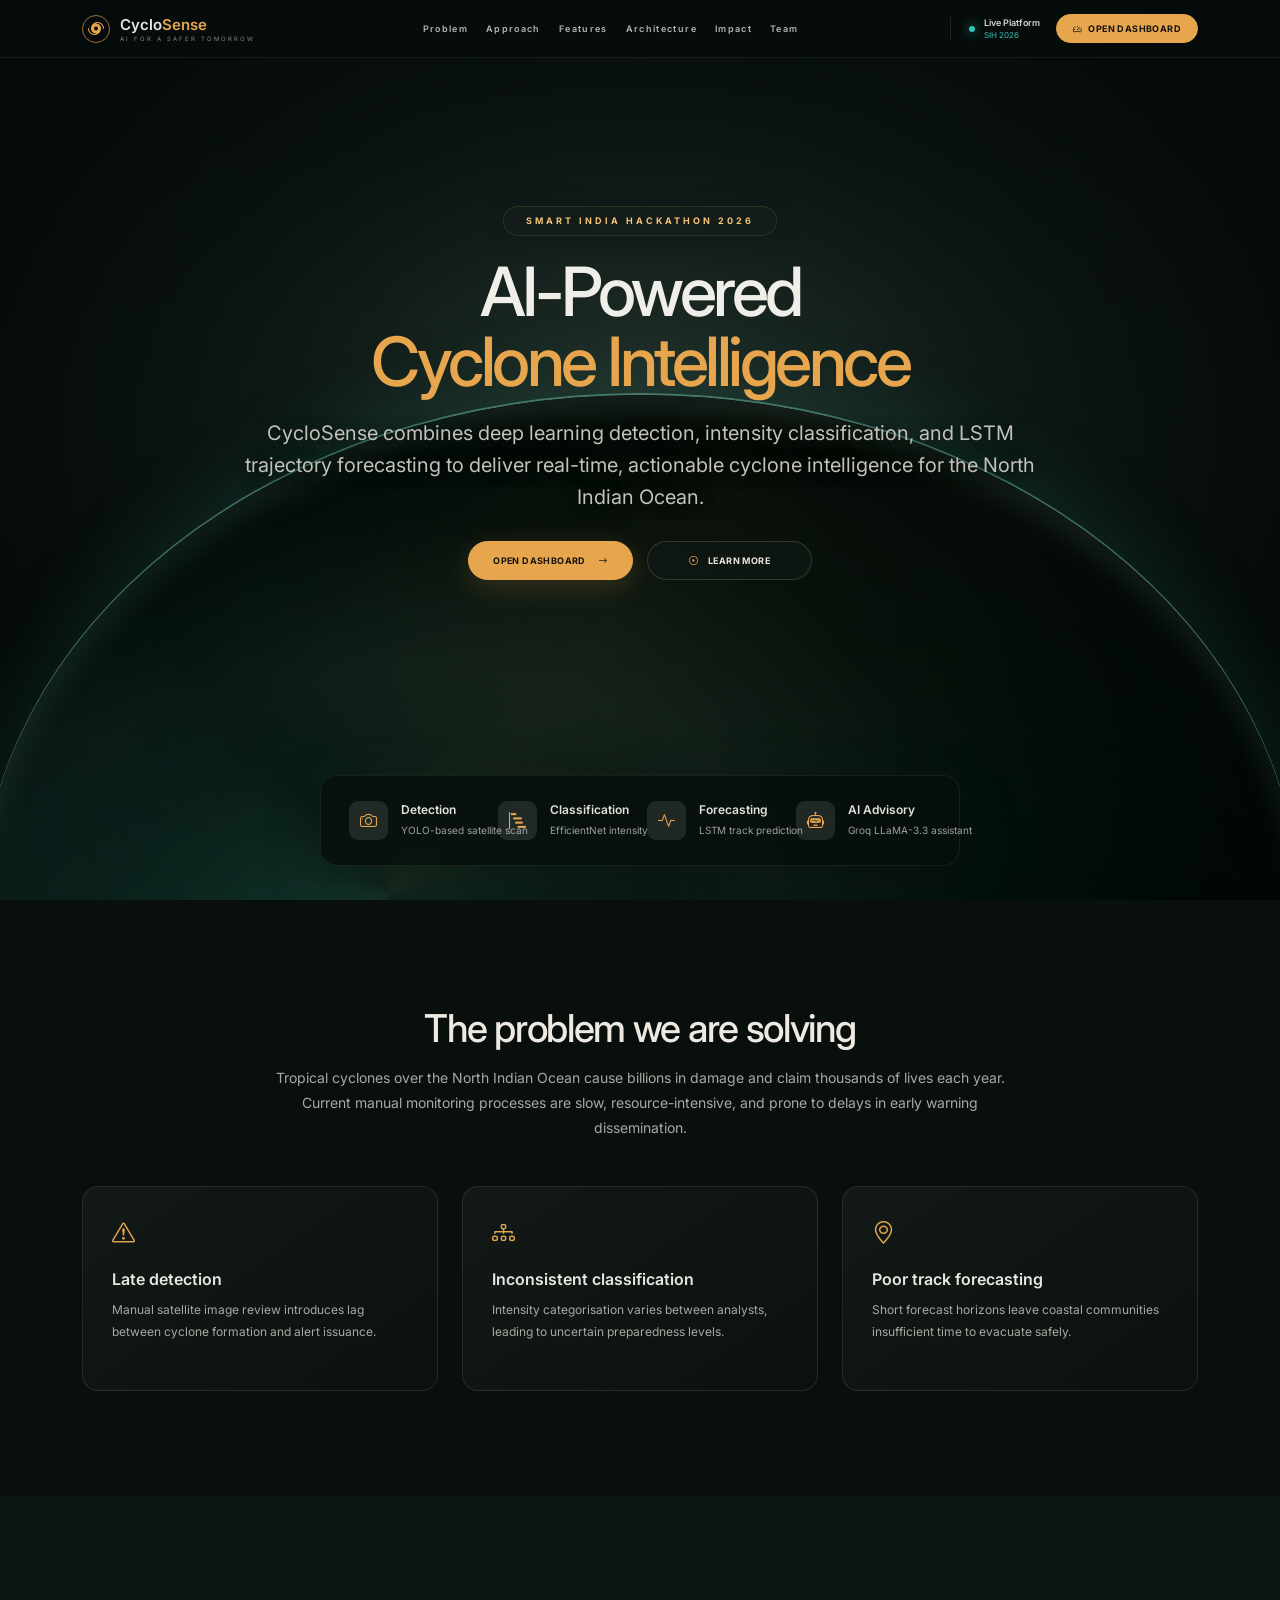
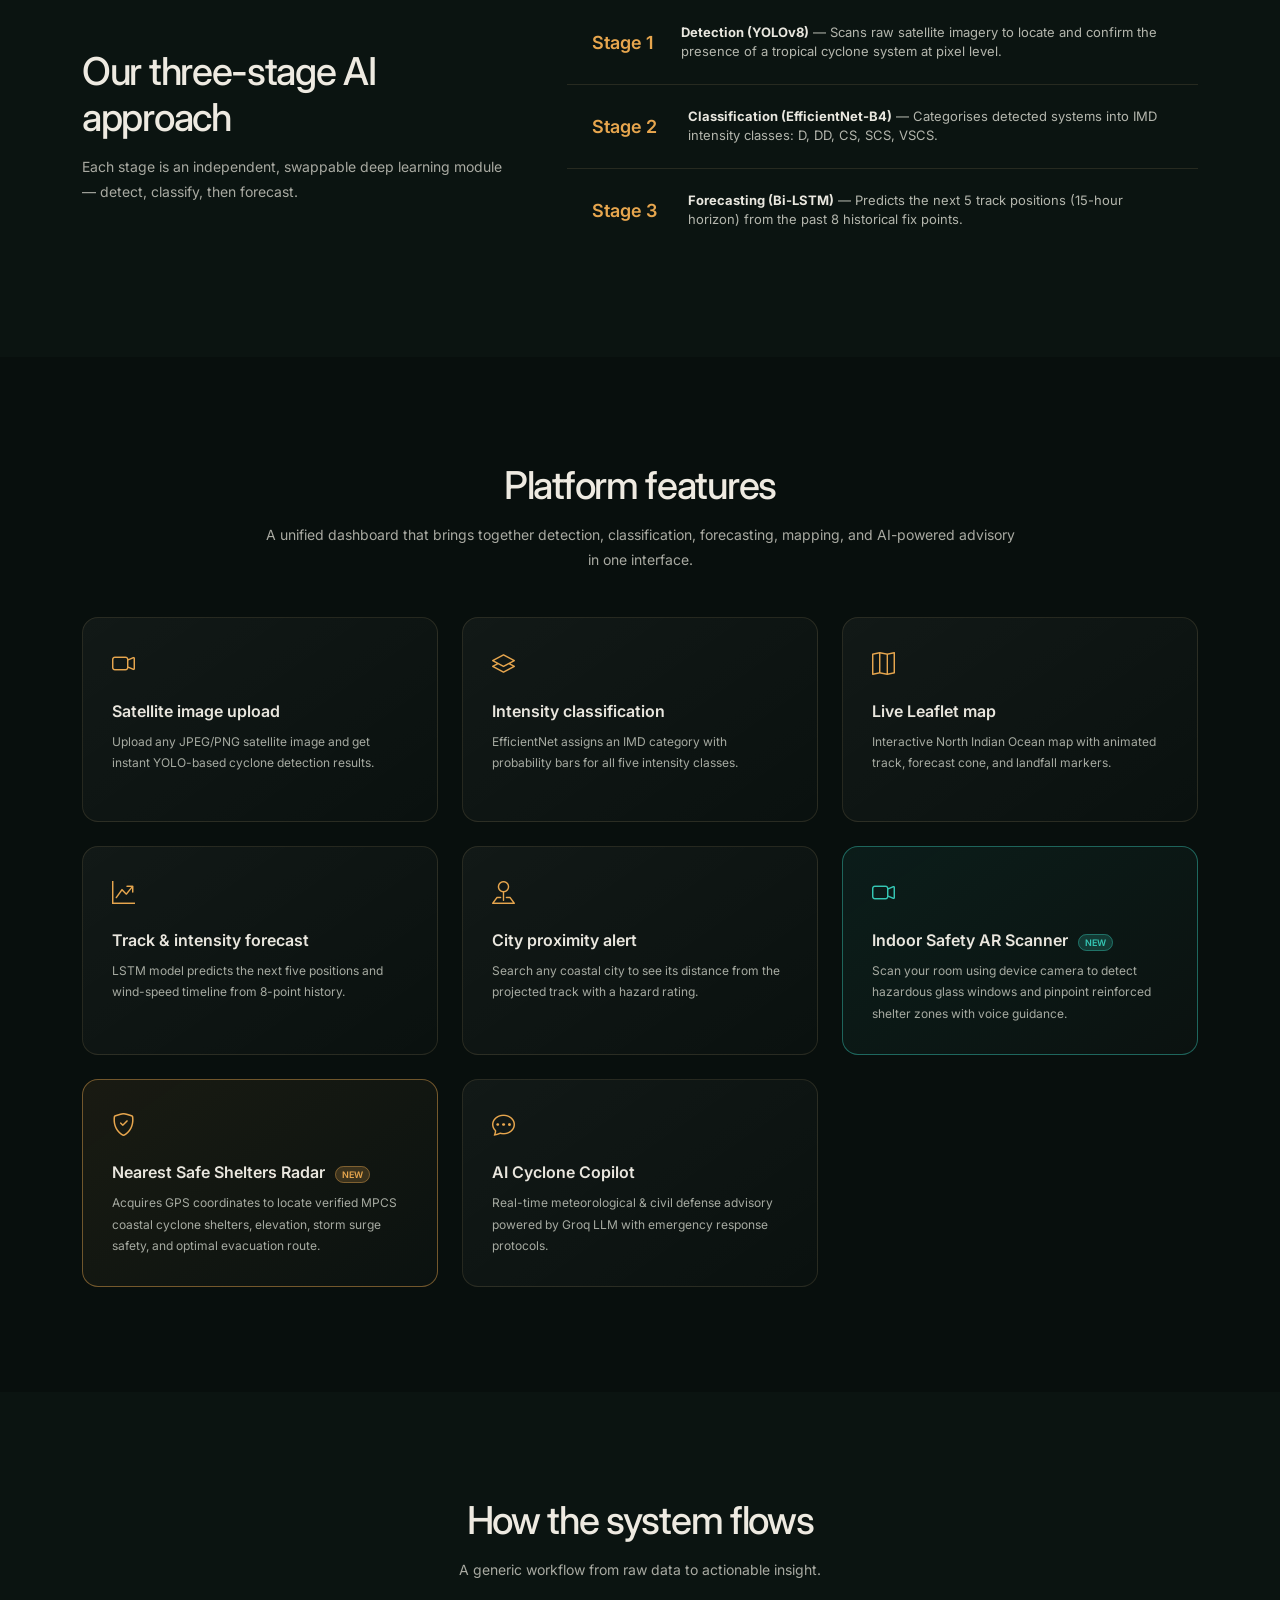
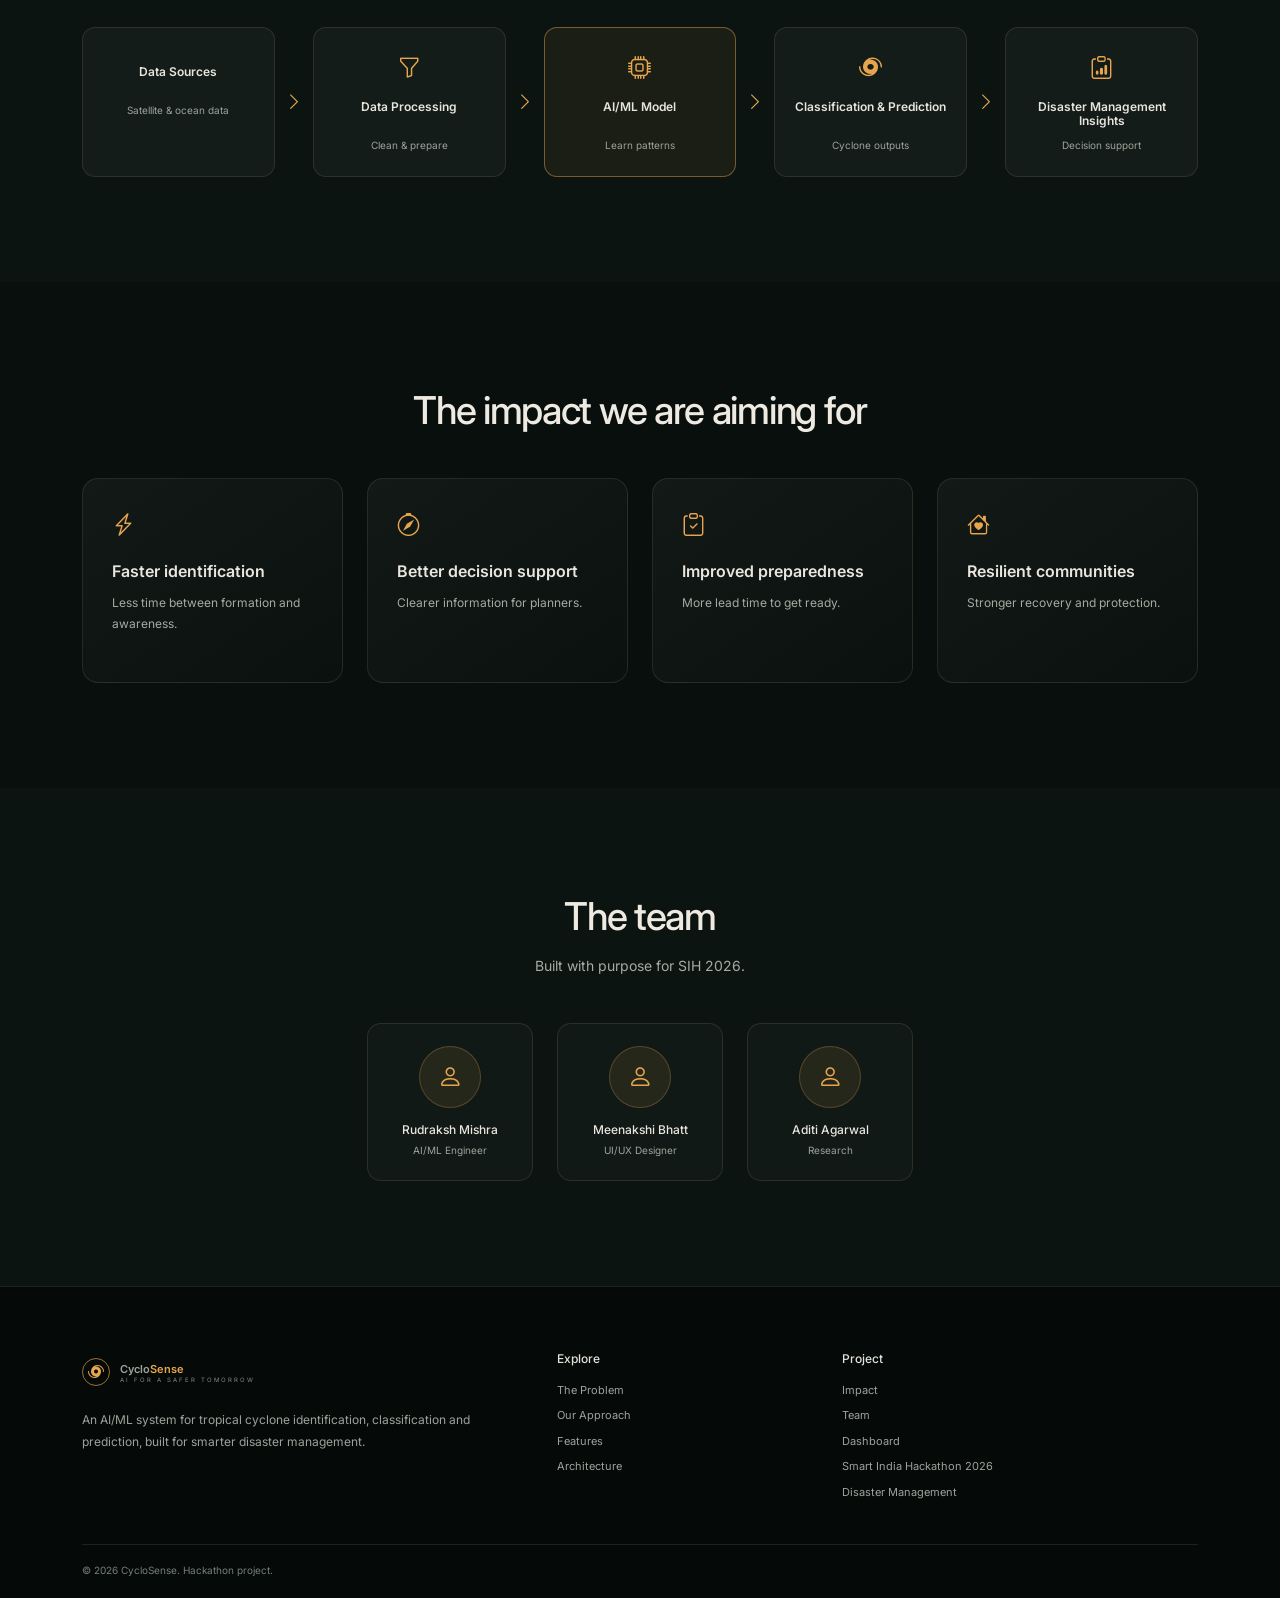
<file: frontend/pages/landing.html>
<!DOCTYPE html>
<html lang="en">
<head>
<meta charset="UTF-8">
<meta name="viewport" content="width=device-width, initial-scale=1">
<title>CycloSense — AI for a Safer Tomorrow</title>
<meta name="description" content="CycloSense: an AI/ML system for tropical cyclone identification, classification and prediction. Smart India Hackathon 2026.">

<!-- Bootstrap CSS -->
<link href="https://cdn.jsdelivr.net/npm/bootstrap@5.3.3/dist/css/bootstrap.min.css" rel="stylesheet">
<!-- Bootstrap Icons -->
<link href="https://cdn.jsdelivr.net/npm/bootstrap-icons@1.11.3/font/bootstrap-icons.min.css" rel="stylesheet">
<!-- Google Fonts: Inter -->
<link rel="preconnect" href="https://fonts.googleapis.com">
<link rel="preconnect" href="https://fonts.gstatic.com" crossorigin>
<link href="https://fonts.googleapis.com/css2?family=Inter:wght@300;400;500;600;700&family=JetBrains+Mono:wght@400;500;600&display=swap" rel="stylesheet">
<!-- Landing page styles -->
<link rel="stylesheet" href="../css/landing.css">
</head>
<body>

<!-- ══════════════════════════════════════════════
     NAVBAR
══════════════════════════════════════════════ -->
<nav class="navbar navbar-expand-lg fixed-top cs-nav" id="nav">
  <div class="container-xl">
    <a class="navbar-brand cs-brand" href="#home">
      <i class="bi bi-hurricane"></i>
      <span>Cyclo<b>Sense</b></span>
    </a>
    <button class="navbar-toggler" type="button" data-bs-toggle="collapse" data-bs-target="#menu" aria-label="Toggle menu">
      <i class="bi bi-list"></i>
    </button>
    <div class="collapse navbar-collapse" id="menu">
      <ul class="navbar-nav mx-auto">
        <li class="nav-item"><a class="nav-link" href="#problem">Problem</a></li>
        <li class="nav-item"><a class="nav-link" href="#approach">Approach</a></li>
        <li class="nav-item"><a class="nav-link" href="#features">Features</a></li>
        <li class="nav-item"><a class="nav-link" href="#architecture">Architecture</a></li>
        <li class="nav-item"><a class="nav-link" href="#impact">Impact</a></li>
        <li class="nav-item"><a class="nav-link" href="#team">Team</a></li>
      </ul>
      <div class="nav-tag d-none d-lg-flex">
        <div class="dot"></div>
        <div>
          <strong>Live Platform</strong>
          <small>SIH 2026</small>
        </div>
      </div>
      <a href="index.html" class="nav-dash-link ms-3">
        <i class="bi bi-speedometer2"></i> Open Dashboard
      </a>
    </div>
  </div>
</nav>

<!-- ══════════════════════════════════════════════
     HERO
══════════════════════════════════════════════ -->
<header class="hero" id="home">
  <div class="hero-visual" aria-hidden="true">
    <div class="earth-dome">
      <!-- CSS-only cyclone visual (no heavy base64 image) -->
      <div class="cyclone-placeholder"></div>
      <div class="earth-atmosphere"></div>
      <div class="earth-grid"></div>
      <div class="earth-shade"></div>
    </div>
  </div>

  <div class="container-xl h-100">
    <div class="hero-inner">
      <span class="eyebrow">Smart India Hackathon 2026</span>
      <h1 class="hero-title">
        AI-Powered<br><span>Cyclone Intelligence</span>
      </h1>
      <p class="hero-sub">
        CycloSense combines deep learning detection, intensity classification, and LSTM trajectory
        forecasting to deliver real-time, actionable cyclone intelligence for the North Indian Ocean.
      </p>
      <div class="hero-cta">
        <a href="index.html" class="btn btn-gold">
          Open Dashboard <i class="bi bi-arrow-right"></i>
        </a>
        <a href="#problem" class="btn btn-glass">
          <i class="bi bi-play-circle"></i> Learn More
        </a>
      </div>
    </div>
  </div>

  <!-- Stats strip -->
  <div class="strip-wrap">
    <div class="strip">
      <div class="strip-item">
        <i class="bi bi-camera"></i>
        <div><h6>Detection</h6><p>YOLO-based satellite scan</p></div>
      </div>
      <div class="strip-item">
        <i class="bi bi-bar-chart-steps"></i>
        <div><h6>Classification</h6><p>EfficientNet intensity</p></div>
      </div>
      <div class="strip-item">
        <i class="bi bi-activity"></i>
        <div><h6>Forecasting</h6><p>LSTM track prediction</p></div>
      </div>
      <div class="strip-item">
        <i class="bi bi-robot"></i>
        <div><h6>AI Advisory</h6><p>Groq LLaMA-3.3 assistant</p></div>
      </div>
    </div>
  </div>
</header>

<main>

<!-- ══════════════════════════════════════════════
     PROBLEM
══════════════════════════════════════════════ -->
<section class="sec" id="problem">
  <div class="container-xl">
    <div class="sec-head fade-in">
      <h2>The problem we are solving</h2>
      <p>Tropical cyclones over the North Indian Ocean cause billions in damage and claim thousands of lives each year. Current manual monitoring processes are slow, resource-intensive, and prone to delays in early warning dissemination.</p>
    </div>
    <div class="row g-4">
      <div class="col-md-4 fade-in">
        <div class="card-g">
          <i class="bi bi-exclamation-triangle"></i>
          <h5>Late detection</h5>
          <p>Manual satellite image review introduces lag between cyclone formation and alert issuance.</p>
        </div>
      </div>
      <div class="col-md-4 fade-in">
        <div class="card-g">
          <i class="bi bi-diagram-3"></i>
          <h5>Inconsistent classification</h5>
          <p>Intensity categorisation varies between analysts, leading to uncertain preparedness levels.</p>
        </div>
      </div>
      <div class="col-md-4 fade-in">
        <div class="card-g">
          <i class="bi bi-geo-alt"></i>
          <h5>Poor track forecasting</h5>
          <p>Short forecast horizons leave coastal communities insufficient time to evacuate safely.</p>
        </div>
      </div>
    </div>
  </div>
</section>

<!-- ══════════════════════════════════════════════
     APPROACH
══════════════════════════════════════════════ -->
<section class="sec sec-alt" id="approach">
  <div class="container-xl">
    <div class="row g-5 align-items-center">
      <div class="col-lg-5 fade-in">
        <div class="sec-head left">
          <h2>Our three-stage AI approach</h2>
          <p>Each stage is an independent, swappable deep learning module — detect, classify, then forecast.</p>
        </div>
      </div>
      <div class="col-lg-7 fade-in">
        <div class="approach">
          <span>Stage 1</span>
          <p><strong style="color:#e9e7df">Detection (YOLOv8)</strong> — Scans raw satellite imagery to locate and confirm the presence of a tropical cyclone system at pixel level.</p>
        </div>
        <div class="approach">
          <span>Stage 2</span>
          <p><strong style="color:#e9e7df">Classification (EfficientNet-B4)</strong> — Categorises detected systems into IMD intensity classes: D, DD, CS, SCS, VSCS.</p>
        </div>
        <div class="approach" style="border-bottom:none">
          <span>Stage 3</span>
          <p><strong style="color:#e9e7df">Forecasting (Bi-LSTM)</strong> — Predicts the next 5 track positions (15-hour horizon) from the past 8 historical fix points.</p>
        </div>
      </div>
    </div>
  </div>
</section>

<!-- ══════════════════════════════════════════════
     FEATURES
══════════════════════════════════════════════ -->
<section class="sec" id="features">
  <div class="container-xl">
    <div class="sec-head fade-in">
      <h2>Platform features</h2>
      <p>A unified dashboard that brings together detection, classification, forecasting, mapping, and AI-powered advisory in one interface.</p>
    </div>
    <div class="row g-4">
      <div class="col-md-6 col-lg-4 fade-in">
        <div class="card-g">
          <i class="bi bi-camera-video"></i>
          <h5>Satellite image upload</h5>
          <p>Upload any JPEG/PNG satellite image and get instant YOLO-based cyclone detection results.</p>
        </div>
      </div>
      <div class="col-md-6 col-lg-4 fade-in">
        <div class="card-g">
          <i class="bi bi-layers"></i>
          <h5>Intensity classification</h5>
          <p>EfficientNet assigns an IMD category with probability bars for all five intensity classes.</p>
        </div>
      </div>
      <div class="col-md-6 col-lg-4 fade-in">
        <div class="card-g">
          <i class="bi bi-map"></i>
          <h5>Live Leaflet map</h5>
          <p>Interactive North Indian Ocean map with animated track, forecast cone, and landfall markers.</p>
        </div>
      </div>
      <div class="col-md-6 col-lg-4 fade-in">
        <div class="card-g">
          <i class="bi bi-graph-up-arrow"></i>
          <h5>Track &amp; intensity forecast</h5>
          <p>LSTM model predicts the next five positions and wind-speed timeline from 8-point history.</p>
        </div>
      </div>
      <div class="col-md-6 col-lg-4 fade-in">
        <div class="card-g">
          <i class="bi bi-pin-map"></i>
          <h5>City proximity alert</h5>
          <p>Search any coastal city to see its distance from the projected track with a hazard rating.</p>
        </div>
      </div>
      <div class="col-md-6 col-lg-4 fade-in">
        <div class="card-g" style="border-color: rgba(53, 198, 180, 0.45); background: linear-gradient(145deg, rgba(53, 198, 180, 0.08), rgba(255, 255, 255, 0.015));">
          <i class="bi bi-camera-video" style="color: var(--teal);"></i>
          <h5>Indoor Safety AR Scanner <span style="font-size:9px; background:rgba(53,198,180,0.2); color:var(--teal); padding:2px 6px; border-radius:10px; border:1px solid rgba(53,198,180,0.4); margin-left:6px;">NEW</span></h5>
          <p>Scan your room using device camera to detect hazardous glass windows and pinpoint reinforced shelter zones with voice guidance.</p>
        </div>
      </div>
      <div class="col-md-6 col-lg-4 fade-in">
        <div class="card-g" style="border-color: rgba(231, 166, 78, 0.45); background: linear-gradient(145deg, rgba(231, 166, 78, 0.08), rgba(255, 255, 255, 0.015));">
          <i class="bi bi-shield-check" style="color: var(--gold);"></i>
          <h5>Nearest Safe Shelters Radar <span style="font-size:9px; background:rgba(231,166,78,0.2); color:var(--gold); padding:2px 6px; border-radius:10px; border:1px solid rgba(231,166,78,0.4); margin-left:6px;">NEW</span></h5>
          <p>Acquires GPS coordinates to locate verified MPCS coastal cyclone shelters, elevation, storm surge safety, and optimal evacuation route.</p>
        </div>
      </div>
      <div class="col-md-6 col-lg-4 fade-in">
        <div class="card-g">
          <i class="bi bi-chat-dots"></i>
          <h5>AI Cyclone Copilot</h5>
          <p>Real-time meteorological &amp; civil defense advisory powered by Groq LLM with emergency response protocols.</p>
        </div>
      </div>
    </div>
  </div>
</section>

<!-- ══════════════════════════════════════════════
     ARCHITECTURE
══════════════════════════════════════════════ -->
<section class="sec sec-alt" id="architecture">
  <div class="container-xl">
    <div class="sec-head fade-in">
      <h2>How the system flows</h2>
      <p>A generic workflow from raw data to actionable insight.</p>
    </div>
    <div class="flow fade-in">
      <div class="node">
        <i class="bi bi-satellite"></i>
        <h6>Data Sources</h6>
        <p>Satellite &amp; ocean data</p>
      </div>
      <div class="arrow"><i class="bi bi-chevron-right"></i></div>
      <div class="node">
        <i class="bi bi-funnel"></i>
        <h6>Data Processing</h6>
        <p>Clean &amp; prepare</p>
      </div>
      <div class="arrow"><i class="bi bi-chevron-right"></i></div>
      <div class="node hl">
        <i class="bi bi-cpu"></i>
        <h6>AI/ML Model</h6>
        <p>Learn patterns</p>
      </div>
      <div class="arrow"><i class="bi bi-chevron-right"></i></div>
      <div class="node">
        <i class="bi bi-hurricane"></i>
        <h6>Classification &amp; Prediction</h6>
        <p>Cyclone outputs</p>
      </div>
      <div class="arrow"><i class="bi bi-chevron-right"></i></div>
      <div class="node">
        <i class="bi bi-clipboard-data"></i>
        <h6>Disaster Management Insights</h6>
        <p>Decision support</p>
      </div>
    </div>
  </div>
</section>

<!-- ══════════════════════════════════════════════
     IMPACT
══════════════════════════════════════════════ -->
<section class="sec" id="impact">
  <div class="container-xl">
    <div class="sec-head fade-in"><h2>The impact we are aiming for</h2></div>
    <div class="row g-4">
      <div class="col-sm-6 col-lg-3 fade-in">
        <div class="card-g">
          <i class="bi bi-lightning-charge"></i>
          <h5>Faster identification</h5>
          <p>Less time between formation and awareness.</p>
        </div>
      </div>
      <div class="col-sm-6 col-lg-3 fade-in">
        <div class="card-g">
          <i class="bi bi-compass"></i>
          <h5>Better decision support</h5>
          <p>Clearer information for planners.</p>
        </div>
      </div>
      <div class="col-sm-6 col-lg-3 fade-in">
        <div class="card-g">
          <i class="bi bi-clipboard-check"></i>
          <h5>Improved preparedness</h5>
          <p>More lead time to get ready.</p>
        </div>
      </div>
      <div class="col-sm-6 col-lg-3 fade-in">
        <div class="card-g">
          <i class="bi bi-house-heart"></i>
          <h5>Resilient communities</h5>
          <p>Stronger recovery and protection.</p>
        </div>
      </div>
    </div>
  </div>
</section>

<!-- ══════════════════════════════════════════════
     TEAM
══════════════════════════════════════════════ -->
<section class="sec sec-alt" id="team">
  <div class="container-xl">
    <div class="sec-head fade-in">
      <h2>The team</h2>
      <p>Built with purpose for SIH 2026.</p>
    </div>
    <div class="row g-4 justify-content-center">
      <div class="col-6 col-lg-2 fade-in">
        <div class="member">
          <div class="avatar"><i class="bi bi-person"></i></div>
          <h6>Rudraksh Mishra</h6>
          <p>AI/ML Engineer</p>
        </div>
      </div>
      <div class="col-6 col-lg-2 fade-in">
        <div class="member">
          <div class="avatar"><i class="bi bi-person"></i></div>
          <h6>Meenakshi Bhatt</h6>
          <p>UI/UX Designer</p>
        </div>
      </div>
      <div class="col-6 col-lg-2 fade-in">
        <div class="member">
          <div class="avatar"><i class="bi bi-person"></i></div>
          <h6>Aditi Agarwal</h6>
          <p>Research</p>
        </div>
      </div>
    </div>
  </div>
</section>

</main>

<!-- ══════════════════════════════════════════════
     FOOTER
══════════════════════════════════════════════ -->
<footer class="cs-footer">
  <div class="container-xl">
    <div class="row g-4">
      <div class="col-lg-5">
        <a class="cs-brand" href="#home">
          <i class="bi bi-hurricane"></i>
          <span>Cyclo<b>Sense</b></span>
        </a>
        <p class="mt-3">An AI/ML system for tropical cyclone identification, classification and prediction, built for smarter disaster management.</p>
      </div>
      <div class="col-6 col-lg-3">
        <h6>Explore</h6>
        <a href="#problem">The Problem</a>
        <a href="#approach">Our Approach</a>
        <a href="#features">Features</a>
        <a href="#architecture">Architecture</a>
      </div>
      <div class="col-6 col-lg-4">
        <h6>Project</h6>
        <a href="#impact">Impact</a>
        <a href="#team">Team</a>
        <a href="index.html">Dashboard</a>
        <span>Smart India Hackathon 2026</span>
        <span>Disaster Management</span>
      </div>
    </div>
    <div class="copy">&copy; 2026 CycloSense. Hackathon project.</div>
  </div>
</footer>

<!-- Demo modal -->
<div class="modal fade" id="demoModal" tabindex="-1" aria-hidden="true">
  <div class="modal-dialog modal-lg modal-dialog-centered">
    <div class="modal-content cs-modal">
      <div class="modal-header border-0">
        <h5 class="modal-title">CycloSense Demo</h5>
        <button type="button" class="btn-close btn-close-white" data-bs-dismiss="modal" aria-label="Close"></button>
      </div>
      <div class="modal-body">
        <div class="video-ph">
          <i class="bi bi-play-circle"></i>
          <p>Demo video coming soon</p>
        </div>
      </div>
    </div>
  </div>
</div>

<!-- Back-to-top -->
<button class="to-top" id="toTop" aria-label="Scroll to top">
  <i class="bi bi-arrow-up"></i>
</button>

<!-- Bootstrap JS -->
<script src="https://cdn.jsdelivr.net/npm/bootstrap@5.3.3/dist/js/bootstrap.bundle.min.js"></script>
<!-- Landing page logic -->
<script src="../js/landing.js"></script>
</body>
</html>
</file>
<file: frontend/css/landing.css>
/* ============================================================
   CycloSense Landing Page — Gold & Teal Theme
   Extracted from cyclosense-centered-large-text (1).html
   ============================================================ */

@import url('https://fonts.googleapis.com/css2?family=Space+Grotesk:wght@300;400;500;600;700&display=swap');

/* ── Custom Properties ──────────────────────────────────────── */
:root {
  --bg:    #070d0c;
  --panel: #0b1210;
  --panel2:#101a17;
  --gold:  #e7a64e;
  --gold2: #f5c477;
  --teal:  #35c6b4;
  --text:  #e9e7df;
  --muted: #a9aaa2;
  --line:  rgba(224,190,132,.13);
  --font:  'Inter', -apple-system, BlinkMacSystemFont, 'Segoe UI', Roboto, sans-serif;
  --font-mono: 'JetBrains Mono', monospace;
}

/* ── Reset ──────────────────────────────────────────────────── */
*, *::before, *::after { box-sizing: border-box; }
html { scroll-behavior: smooth; scroll-padding-top: 82px; }
body {
  margin: 0;
  background: var(--bg);
  color: var(--text);
  font-family: var(--font);
  font-weight: 400;
  overflow-x: hidden;
}
a { text-decoration: none; }

/* ── Navbar ─────────────────────────────────────────────────── */
.cs-nav {
  height: 58px;
  background: rgba(7,13,12,.82);
  backdrop-filter: blur(18px);
  border-bottom: 1px solid rgba(255,255,255,.07);
  transition: .3s;
  z-index: 1000;
}
.cs-nav.scrolled {
  background: rgba(5,10,9,.97);
  box-shadow: 0 8px 30px rgba(0,0,0,.28);
}
.cs-brand {
  display: flex;
  align-items: center;
  gap: 10px;
  color: #e8e7df !important;
  font-size: 15px;
  font-weight: 600;
  white-space: nowrap;
}
.cs-brand i {
  width: 28px; height: 28px;
  border: 1px solid rgba(231,166,78,.65);
  border-radius: 50%;
  display: grid;
  place-items: center;
  color: var(--gold);
  font-size: 16px;
}
.cs-brand b { color: var(--gold); font-weight: 600; }
.cs-brand span::after {
  content: "AI FOR A SAFER TOMORROW";
  display: block;
  font-size: 6px;
  letter-spacing: 2px;
  color: #888b82;
  font-weight: 400;
  margin-top: -2px;
}
.cs-nav .nav-link {
  color: #b7b8b0 !important;
  font-size: 9px;
  font-weight: 600;
  letter-spacing: 1.35px;
  padding: 21px 11px !important;
  position: relative;
}
.cs-nav .nav-link:hover,
.cs-nav .nav-link.active { color: var(--gold) !important; }
.cs-nav .nav-link.active::after {
  content: "";
  position: absolute;
  bottom: 12px; left: 11px; right: 11px;
  height: 2px;
  background: var(--gold);
}
.nav-tag {
  display: flex;
  align-items: center;
  gap: 9px;
  border-left: 1px solid var(--line);
  padding-left: 18px;
  font-size: 9px;
  line-height: 1.3;
  white-space: nowrap;
}
.nav-tag strong { display: block; color: #d7d8d0; font-weight: 600; }
.nav-tag small  { color: var(--teal); font-size: 8px; }
.dot {
  width: 6px; height: 6px;
  border-radius: 50%;
  background: var(--teal);
  box-shadow: 0 0 12px var(--teal);
}
.navbar-toggler {
  color: var(--gold);
  border: 1px solid var(--line);
  padding: 4px 9px;
}
.navbar-toggler:focus { box-shadow: none; }
.navbar-toggler i { font-size: 22px; }

/* ── Dashboard CTA link in nav ──────────────────────────────── */
.nav-dash-link {
  display: inline-flex;
  align-items: center;
  gap: 6px;
  background: var(--gold);
  color: #15130f !important;
  font-size: 9px;
  font-weight: 700;
  letter-spacing: .4px;
  text-transform: uppercase;
  padding: 7px 16px;
  border-radius: 20px;
  border: 1px solid var(--gold);
  transition: background .2s, box-shadow .2s;
}
.nav-dash-link:hover {
  background: var(--gold2);
  color: #15130f !important;
  box-shadow: 0 4px 18px rgba(231,166,78,.35);
}

/* ── Hero ───────────────────────────────────────────────────── */
.hero {
  min-height: 710px;
  height: 100vh;
  max-height: 900px;
  position: relative;
  overflow: hidden;
  padding-top: 82px !important;
  isolation: isolate;
  background: radial-gradient(ellipse at 50% 43%, #24332c 0%, #111d19 38%, #070d0c 76%);
}
.hero::before {
  content: "";
  position: absolute; inset: 0; z-index: -1;
  background:
    linear-gradient(180deg, rgba(4,10,9,.48) 0%, rgba(4,10,9,.16) 36%, rgba(4,10,9,.08) 62%, #070d0c 100%),
    radial-gradient(ellipse at center, transparent 30%, rgba(3,8,7,.56) 92%);
}
.hero::after {
  content: "";
  position: absolute; inset: 54px 0 110px; z-index: -1;
  opacity: .2;
  background-image:
    linear-gradient(rgba(255,255,255,.025) 1px, transparent 1px),
    linear-gradient(90deg, rgba(255,255,255,.025) 1px, transparent 1px);
  background-size: 80px 80px;
  mask-image: linear-gradient(transparent, black 20%, black 75%, transparent);
}
.hero-visual { position: absolute; z-index: 0; inset: 0; overflow: hidden; pointer-events: none; }

/* Earth dome (the satellite imagery sphere) */
.earth-dome {
  position: absolute;
  left: 50%;
  bottom: -535px !important;
  transform: translateX(-50%);
  width: min(1320px,118vw) !important;
  height: 1040px !important;
  min-width: 900px;
  border-radius: 50%;
  overflow: hidden;
  isolation: isolate;
  background: #07110f;
  box-shadow: 0 -2px 0 rgba(115,190,174,.48), 0 -18px 75px rgba(36,125,108,.18);
}

/* CSS-only cyclone placeholder (replaces the 500KB base64 image) */
.cyclone-placeholder {
  position: absolute; inset: 0;
  border-radius: 50%;
  z-index: 2;
  background:
    radial-gradient(ellipse at 31% 48%, #1a3d30 0%, #0d2820 20%, #081c16 45%, #04100d 70%),
    radial-gradient(ellipse at 65% 35%, rgba(53,198,180,.18) 0%, transparent 50%),
    radial-gradient(ellipse at 20% 65%, rgba(231,166,78,.07) 0%, transparent 40%);
  filter: saturate(.83) contrast(1.08) brightness(.78);
}
/* Swirl overlay to hint at cyclone shape */
.cyclone-placeholder::before {
  content: "";
  position: absolute; inset: 0; border-radius: 50%;
  background:
    conic-gradient(from 200deg at 31% 48%, transparent 0deg, rgba(53,198,180,.12) 60deg, transparent 120deg, rgba(231,166,78,.07) 200deg, transparent 260deg),
    radial-gradient(ellipse at 31% 48%, transparent 12%, rgba(255,255,255,.04) 30%, transparent 50%);
}

.earth-atmosphere {
  position: absolute; z-index: 3; inset: 0; border-radius: 50%; pointer-events: none;
  background:
    linear-gradient(180deg, rgba(5,12,11,.02) 30%, rgba(5,12,11,.12) 62%, rgba(5,12,11,.88) 100%),
    radial-gradient(ellipse at 50% 45%, transparent 42%, rgba(3,9,8,.36) 100%);
  box-shadow: inset 0 18px 28px rgba(159,216,197,.12);
}
.earth-grid {
  position: absolute; z-index: 4; inset: 0; border-radius: 50%; opacity: .07; pointer-events: none;
  background-image:
    linear-gradient(rgba(187,211,193,.16) 1px, transparent 1px),
    linear-gradient(90deg, rgba(187,211,193,.16) 1px, transparent 1px);
  background-size: 70px 70px;
  mask-image: radial-gradient(ellipse at center, #000 20%, transparent 76%);
}
.earth-shade {
  position: absolute; z-index: 5; inset: 0; border-radius: 50%; pointer-events: none;
  background: radial-gradient(ellipse at 50% 48%, transparent 42%, rgba(2,8,7,.42) 100%);
}

/* Hero inner content */
.hero-inner {
  width: min(100% - 40px, 900px) !important;
  margin-left: auto !important; margin-right: auto !important;
  display: flex !important; flex-direction: column !important;
  align-items: center !important; text-align: center !important;
  position: relative; z-index: 10;
  transform: translateY(60px);
  margin-top: 4rem;
}
.eyebrow {
  display: inline-block;
  color: var(--gold2);
  background: rgba(22,30,26,.72);
  border: 1px solid rgba(231,166,78,.14);
  border-radius: 30px;
  padding: 7px 22px;
  margin: 0 auto 20px !important;
  font-size: 9px;
  font-weight: 700;
  letter-spacing: 3px;
  text-transform: uppercase;
  box-shadow: 0 4px 25px rgba(0,0,0,.2);
  align-self: center !important;
}
.hero-title {
  display: block !important;
  width: 100% !important;
  text-align: center !important;
  font-size: clamp(64px, 7.2vw, 88px) !important;
  line-height: 1.04 !important;
  letter-spacing: -3.5px !important;
  font-weight: 500;
  margin: 0 auto 20px !important;
  color: #f0eee8;
}
.hero-title span { color: var(--gold); }
.hero-sub {
  display: block !important;
  width: 100% !important;
  max-width: 790px !important;
  text-align: center !important;
  margin: 0 auto !important;
  color: #c2c2ba;
  font-size: clamp(17px, 1.65vw, 20px) !important;
  line-height: 1.6 !important;
  font-weight: 400;
  position: relative; z-index: 11;
  text-shadow: 0 2px 15px rgba(0,0,0,.9);
}
.hero-cta {
  width: 100% !important;
  display: flex !important;
  justify-content: center !important;
  align-items: center !important;
  gap: 14px !important;
  margin: 28px auto 0 !important;
  position: relative; z-index: 11;
}
.float-label { display: none !important; }

/* Hero strip */
.strip-wrap {
  position: absolute; z-index: 7;
  bottom: 34px; left: 50%; transform: translateX(-50%);
}
.strip {
  display: grid;
  grid-template-columns: repeat(4, 1fr);
  gap: 14px;
  padding: 25px 28px;
  border: 1px solid rgba(255,255,255,.07);
  border-radius: 17px;
  background: rgba(7,14,12,.82);
  backdrop-filter: blur(16px);
  box-shadow: 0 18px 60px rgba(0,0,0,.22);
}
.strip-item { display: flex; align-items: center; gap: 13px; min-width: 0; }
.strip-item > i {
  width: 39px; height: 39px; flex: 0 0 39px;
  border-radius: 9px;
  background: rgba(255,255,255,.1);
  display: grid; place-items: center;
  color: var(--gold); font-size: 17px;
}
.strip-item h6 { font-size: 12px; font-weight: 600; margin: 0 0 5px; color: #e2e1da; }
.strip-item p  { font-size: 10px; color: #9fa29a; margin: 0; white-space: nowrap; }

/* ── Buttons ─────────────────────────────────────────────────── */
.btn {
  border-radius: 30px;
  padding: 11px 24px;
  font-size: 9px;
  font-weight: 700;
  letter-spacing: .4px;
  text-transform: uppercase;
  transition: transform .25s, box-shadow .25s, background .25s;
  min-width: 165px;
  padding: 12px 23px !important;
}
.btn:hover { transform: translateY(-3px); }
.btn-gold {
  background: var(--gold);
  color: #15130f;
  border: 1px solid var(--gold);
  box-shadow: 0 8px 28px rgba(231,166,78,.18);
}
.btn-gold:hover {
  background: var(--gold2);
  color: #15130f;
  box-shadow: 0 10px 30px rgba(231,166,78,.3);
}
.btn-gold i { margin-left: 10px; }
.btn-glass {
  background: rgba(17,25,22,.68);
  border: 1px solid rgba(255,255,255,.14);
  color: #e8e5dc;
}
.btn-glass:hover { background: rgba(255,255,255,.12); color: white; }
.btn-glass i { color: var(--gold); margin-right: 7px; }

/* ── Sections ────────────────────────────────────────────────── */
.sec { padding: 105px 0; background: #080f0d; position: relative; }
.sec-alt { background: #0b1411; }
.sec-head { text-align: center; max-width: 760px; margin: 0 auto 45px; }
.sec-head.left { text-align: left; margin: 0; }
.sec-head h2 { font-size: clamp(28px,3vw,42px); font-weight: 500; letter-spacing: -1.3px; color: #eeeae1; margin-bottom: 14px; }
.sec-head p  { color: var(--muted); font-size: 14px; line-height: 1.8; margin: 0; }

/* ── Cards ───────────────────────────────────────────────────── */
.card-g {
  height: 100%; min-height: 205px;
  padding: 29px;
  border: 1px solid var(--line);
  border-radius: 16px;
  background: linear-gradient(145deg, rgba(255,255,255,.045), rgba(255,255,255,.012));
  transition: .3s;
}
.card-g:hover {
  transform: translateY(-6px);
  border-color: rgba(231,166,78,.4);
  background: linear-gradient(145deg, rgba(231,166,78,.08), rgba(255,255,255,.015));
}
.card-g > i { font-size: 23px; color: var(--gold); display: inline-block; margin-bottom: 20px; }
.card-g h5  { font-size: 16px; color: #e9e6de; font-weight: 600; margin-bottom: 10px; }
.card-g p   { font-size: 12px; line-height: 1.8; color: #a6aaa1; margin: 0; }

/* ── Approach rows ───────────────────────────────────────────── */
.approach {
  display: flex; align-items: center; gap: 25px;
  padding: 22px 25px;
  border-bottom: 1px solid var(--line);
}
.approach span { width: 105px; color: var(--gold); font-size: 18px; font-weight: 600; }
.approach p    { margin: 0; color: #b4b6ad; font-size: 13px; }

/* ── Pipeline flow ───────────────────────────────────────────── */
.flow { display: flex; align-items: stretch; justify-content: center; gap: 10px; }
.node {
  flex: 1; min-width: 0;
  padding: 23px 13px; text-align: center;
  border: 1px solid var(--line); border-radius: 13px;
  background: rgba(255,255,255,.035);
}
.node i  { font-size: 23px; color: var(--gold); display: block; margin-bottom: 14px; }
.node h6 { font-size: 12px; color: #e7e5dc; font-weight: 600; min-height: 30px; }
.node p  { font-size: 10px; color: #9da39a; margin: 0; }
.node.hl { border-color: rgba(231,166,78,.45); background: rgba(231,166,78,.07); }
.arrow   { display: grid; place-items: center; color: var(--gold); font-size: 18px; }

/* ── Team members ────────────────────────────────────────────── */
.member {
  text-align: center; padding: 22px 8px;
  border: 1px solid var(--line); border-radius: 14px;
  background: rgba(255,255,255,.025); height: 100%;
}
.avatar {
  width: 62px; height: 62px; border-radius: 50%;
  margin: 0 auto 15px;
  display: grid; place-items: center;
  background: rgba(231,166,78,.1);
  border: 1px solid rgba(231,166,78,.25);
  color: var(--gold); font-size: 25px;
}
.member h6 { font-size: 12px; color: #e9e6de; margin-bottom: 5px; }
.member p  { font-size: 10px; color: #9fa39a; margin: 0; }

/* ── Footer ──────────────────────────────────────────────────── */
.cs-footer {
  padding: 65px 0 20px;
  background: #050a09;
  border-top: 1px solid var(--line);
}
.cs-footer p  { max-width: 390px; color: #9da29a; font-size: 12px; line-height: 1.8; }
.cs-footer h6 { color: #e5e2d9; font-size: 12px; margin-bottom: 16px; }
.cs-footer a:not(.cs-brand),
.cs-footer span {
  display: block;
  color: #9da29a; font-size: 11px; margin: 9px 0; transition: .2s;
}
.cs-footer a:hover { color: var(--gold) !important; }
.copy {
  border-top: 1px solid var(--line);
  margin-top: 35px; padding-top: 18px;
  color: #777f76; font-size: 10px;
}

/* ── Demo Modal ──────────────────────────────────────────────── */
.cs-modal {
  background: #0b1411;
  border: 1px solid var(--line);
  color: var(--text);
  border-radius: 16px;
}
.video-ph {
  height: 360px; border-radius: 12px;
  background: radial-gradient(circle, #25352c, #080e0c 70%);
  display: flex; flex-direction: column;
  align-items: center; justify-content: center;
  color: var(--gold);
}
.video-ph i  { font-size: 55px; }
.video-ph p  { font-size: 13px; color: #c4c4ba; margin-top: 12px; }

/* ── Back-to-top button ──────────────────────────────────────── */
.to-top {
  position: fixed; right: 22px; bottom: 22px;
  width: 42px; height: 42px;
  border: 1px solid var(--line); border-radius: 50%;
  background: #111b17; color: var(--gold);
  display: grid; place-items: center;
  opacity: 0; visibility: hidden;
  transition: .25s; z-index: 900;
  cursor: pointer;
}
.to-top.show { opacity: 1; visibility: visible; }

/* ── Scroll-reveal ───────────────────────────────────────────── */
.fade-in { opacity: 0; transform: translateY(20px); transition: opacity .8s ease, transform .8s ease; }
.fade-in.visible { opacity: 1; transform: translateY(0); }

/* ── Animations ──────────────────────────────────────────────── */
@keyframes float { 0%,100% { translate: 0 0; } 50% { translate: 0 -8px; } }

/* ── Responsive ──────────────────────────────────────────────── */
@media (min-width: 992px) {
  .cs-nav .navbar-collapse { display: flex !important; flex-basis: auto; }
  .cs-nav .navbar-toggler  { display: none !important; }
  .cs-nav .navbar-nav      { flex-direction: row; align-items: center; }
  .cs-nav .nav-link        { padding-left: 9px !important; padding-right: 9px !important; }
  .hero                    { padding-top: 82px !important; }
  .earth-dome              { bottom: -535px !important; }
  .strip                   { grid-template-columns: repeat(4, minmax(0, 1fr)); }
  .hero-title              { font-size: 68px !important; }
}
@media (max-width: 991px) {
  .cs-nav { height: auto; min-height: 58px; }
  .cs-nav .navbar-collapse { background: rgba(7,13,12,.98); padding: 10px 15px 18px; border-top: 1px solid var(--line); }
  .cs-nav .nav-link        { padding: 10px 5px !important; }
  .cs-nav .nav-link.active::after { display: none; }
  .nav-tag { border: 0; padding: 12px 5px; }
  .hero    { height: auto; min-height: 760px; padding-top: 95px !important; }
  .earth-dome { width: 1120px !important; height: 930px !important; min-width: 1120px !important; bottom: -490px !important; }
  .strip   { grid-template-columns: repeat(2,1fr); padding: 20px; }
  .flow    { flex-wrap: wrap; }
  .node    { flex: 1 1 28%; }
  .arrow   { display: none; }
}
@media (max-width: 575px) {
  .hero         { min-height: 790px; padding-top: 92px !important; }
  .hero-inner   { width: calc(100% - 28px) !important; }
  .eyebrow      { font-size: 7px !important; letter-spacing: 2px !important; }
  .hero-title   { font-size: clamp(52px, 13vw, 68px) !important; letter-spacing: -2.5px !important; margin-bottom: 16px !important; }
  .hero-sub     { max-width: 100% !important; font-size: 16px !important; line-height: 1.55 !important; }
  .hero-cta     { flex-wrap: wrap; margin-top: 22px !important; gap: 10px !important; }
  .hero-cta .btn { min-width: 145px; padding: 11px 16px !important; font-size: 8px !important; }
  .earth-dome   { width: 900px !important; height: 850px !important; min-width: 900px !important; bottom: -420px !important; }
  .strip-wrap   { bottom: 18px; width: calc(100% - 24px); }
  .strip        { gap: 16px 8px; padding: 17px 13px; }
  .strip-item   { gap: 8px; }
  .strip-item > i { width: 31px; height: 31px; flex-basis: 31px; font-size: 14px; }
  .strip-item h6  { font-size: 10px; }
  .strip-item p   { font-size: 8px; white-space: normal; }
  .sec          { padding: 75px 0; }
  .sec-head     { margin-bottom: 30px; }
  .card-g       { min-height: unset; padding: 23px; }
  .approach     { gap: 15px; padding: 18px 8px; }
  .approach span { width: 78px; font-size: 15px; }
  .approach p   { font-size: 11px; }
  .node         { flex-basis: 44%; }
  .video-ph     { height: 220px; }
}
</file>
